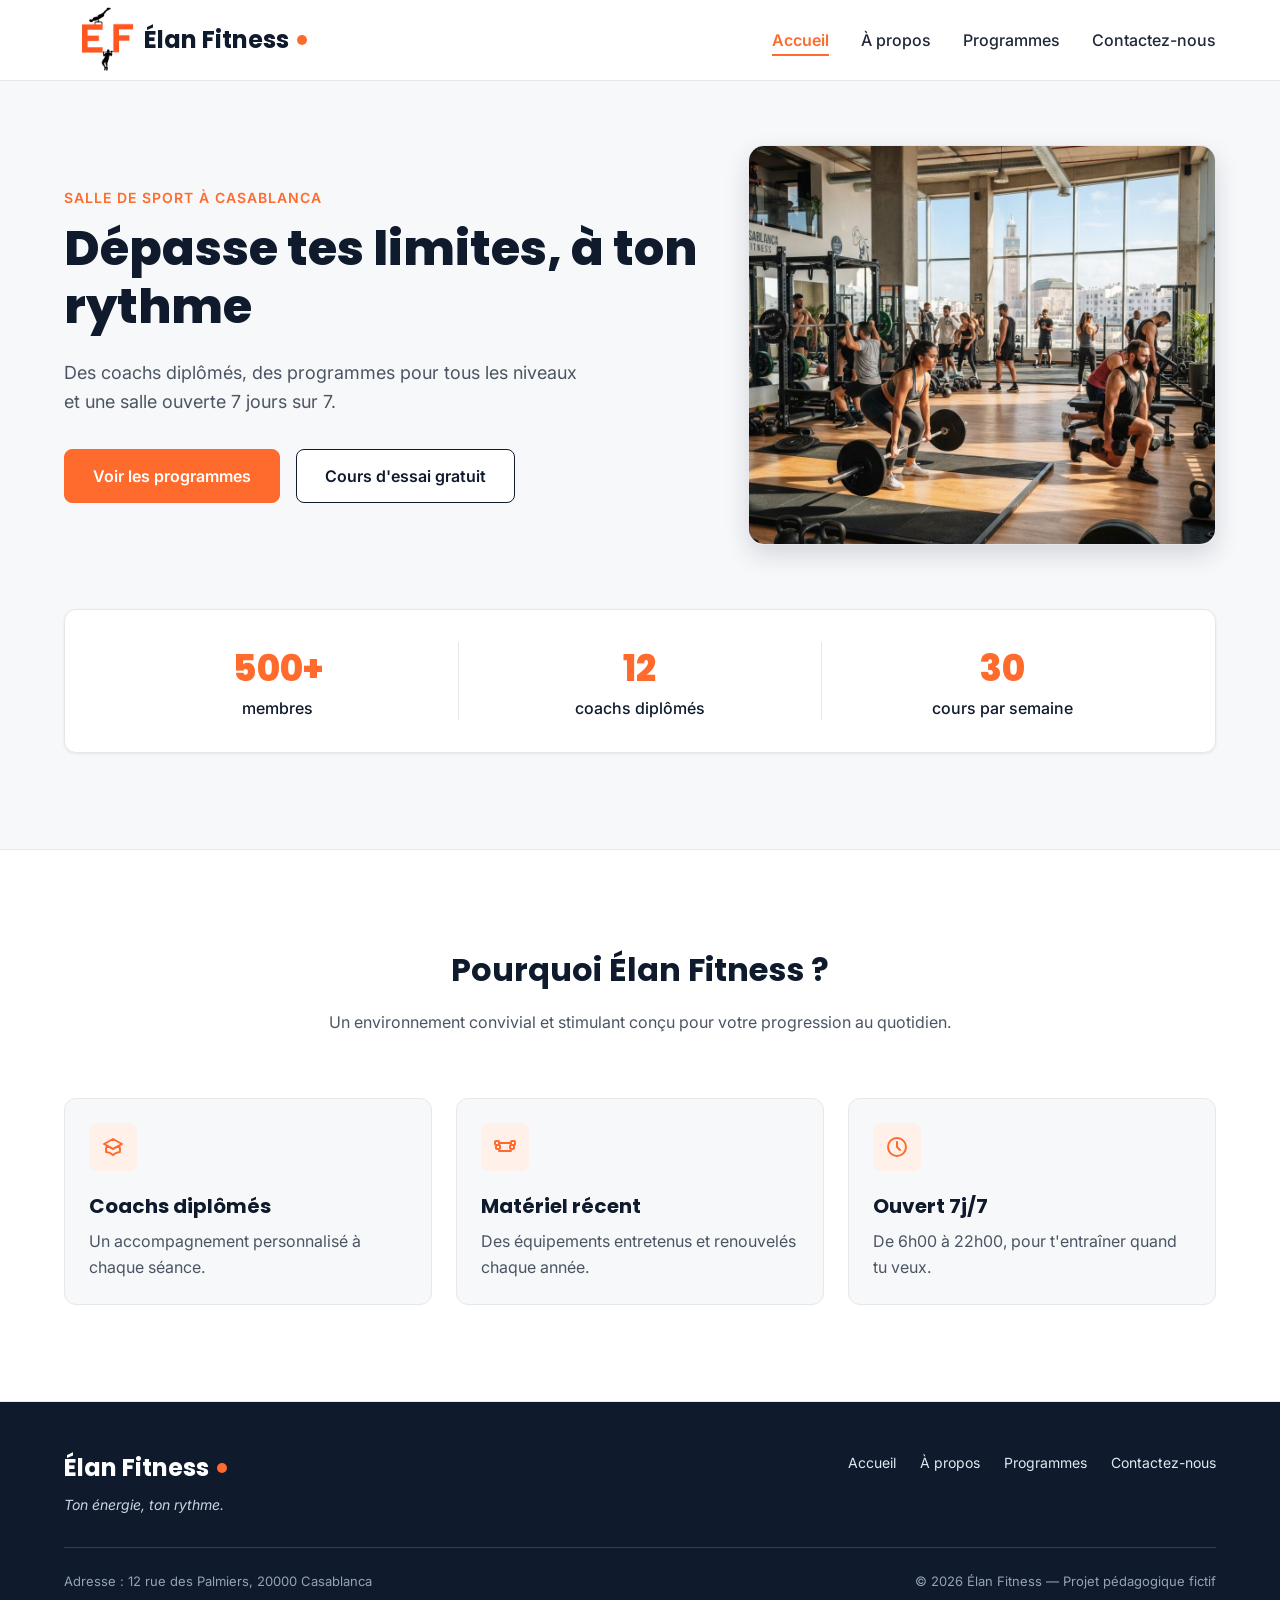
<file: index.html>
<!DOCTYPE html>
<html lang="fr">
<head>
  <meta charset="UTF-8">
  <meta name="viewport" content="width=device-width, initial-scale=1">
  <meta name="description" content="Élan Fitness, salle de sport à Casablanca : musculation, yoga, cardio et boxe fitness avec des coachs diplômés. Réservez votre cours d'essai gratuit.">
  <title >Élan Fitness | Salle de sport à Casablanca</title>
  

  <link rel="preconnect" href="https://fonts.googleapis.com">
  <link rel="preconnect" href="https://fonts.gstatic.com" crossorigin>
  <link href="https://fonts.googleapis.com/css2?family=Inter:wght@400;500;600&family=Poppins:wght@600;700;800&display=swap" rel="stylesheet">

  <link rel="stylesheet" href="style.css">
</head>

<body>

  <header class="en-tete">
    <div class="conteneur en-tete-contenu">
      <a href="#accueil" class="logo"><img src="img/logo.png" class="image">Élan Fitness</a>
      
      <nav aria-label="Navigation principale">
        <ul class="menu">
          <li><a href="#accueil" class="lien-actif">Accueil</a></li>
          <li><a href="Propos.html">À propos</a></li>
          <li><a href="Programmes.html">Programmes</a></li>
          <li><a href="countact.html">Contactez-nous</a></li>
        </ul>
      </nav>
    </div>
  </header>

  <main>

    <section id="accueil" class="hero">
      <div class="conteneur">

        <div class="hero-contenu">
          <div class="hero-texte">
            <p class="sur-titre">Salle de sport à Casablanca</p>
            <h1>Dépasse tes limites, à ton rythme</h1>
            <p class="hero-description">
              Des coachs diplômés, des programmes pour tous les niveaux et une salle ouverte 7 jours sur 7.
            </p>
            <div class="boutons">
              <a href="Programmes.html" class="bouton bouton-principal">Voir les programmes</a>
              <a href="#contact" class="bouton bouton-secondaire">Cours d'essai gratuit</a>
            </div>
          </div>

          <img class="hero-image" src="img/hero.jpg" alt="Des personnes s'entraînent dans une salle de sport lumineuse à Casablanca">
        </div>

        <div class="chiffres">
          <div class="chiffre">
            <p class="chiffre-nombre">500+</p>
            <p>membres</p>
          </div>
          <div class="chiffre">
            <p class="chiffre-nombre">12</p>
            <p>coachs diplômés</p>
          </div>
          <div class="chiffre">
            <p class="chiffre-nombre">30</p>
            <p>cours par semaine</p>
          </div>
        </div>

      </div>
    </section>

    <section class="section section-blanche">
      <div class="conteneur">

        <div class="section-titre">
          <h2>Pourquoi Élan Fitness ?</h2>
          <p>Un environnement convivial et stimulant conçu pour votre progression au quotidien.</p>
        </div>

        <div class="cartes">
          <article class="carte carte-avantage">
            <div class="icone"><img src="img/icone-coach.svg" alt=""></div>
            <h3>Coachs diplômés</h3>
            <p>Un accompagnement personnalisé à chaque séance.</p>
          </article>

          <article class="carte carte-avantage">
            <div class="icone"><img src="img/icone-materiel.svg" alt=""></div>
            <h3>Matériel récent</h3>
            <p>Des équipements entretenus et renouvelés chaque année.</p>
          </article>

          <article class="carte carte-avantage">
            <div class="icone"><img src="img/icone-horloge.svg" alt=""></div>
            <h3>Ouvert 7j/7</h3>
            <p>De 6h00 à 22h00, pour t'entraîner quand tu veux.</p>
          </article>
        </div>

      </div>
    </section>

    

   

  </main>

  <footer class="pied-de-page">
    <div class="conteneur">

      <div class="pied-haut">
        <div>
          <p class="logo logo-clair">Élan Fitness</p>
          <p class="slogan">Ton énergie, ton rythme.</p>
        </div>

        <nav aria-label="Navigation du pied de page">
          <ul class="menu menu-pied">
            <li><a href="index.html">Accueil</a></li>
            <li><a href="Propos.html">À propos</a></li>
            <li><a href="Programmes.html">Programmes</a></li>
            <li><a href="countact.html">Contactez-nous</a></li>

          </ul>
        </nav>
      </div>

      <div class="pied-bas">
        <p>Adresse : 12 rue des Palmiers, 20000 Casablanca</p>
        <p>&copy; 2026 Élan Fitness — Projet pédagogique fictif</p>
      </div>

    </div>
  </footer>

</body>
</html>
</file>
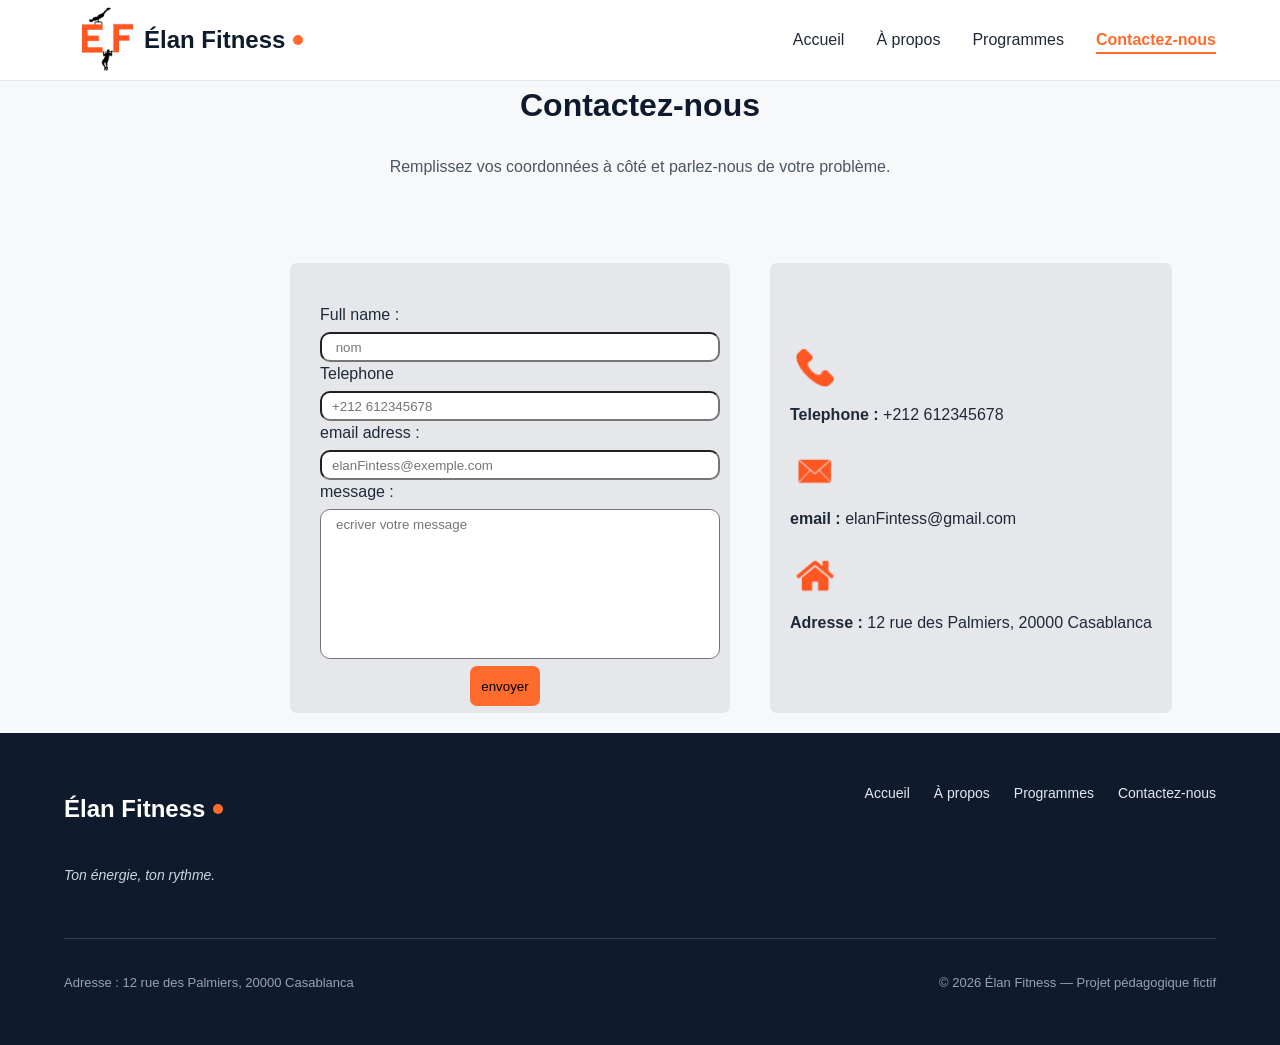
<file: countact.html>
<!DOCTYPE html>
<html>
    <head>
    <meta charset="UTF-8">
    <meta name="description" content="Elan fitness contact">
    <link rel="stylesheet" href="style.css">
    <link rel="stylesheet" href="contactStyle.css">
    </head>
    <body>
    <header class="en-tete">
    <div class="conteneur en-tete-contenu">
      <a href="index.html" class="logo"><img src="img/logo.png" class="image">Élan Fitness</a>

      <nav aria-label="Navigation principale">
        <ul class="menu">
          <li><a href="index.html" >Accueil</a></li>
          <li><a href="Propos.html">À propos</a></li>
          <li><a href="Programmes.html" >Programmes</a></li>
          <li><a href="countact.html" class="lien-actif">Contactez-nous</a></li>
        </ul>
      </nav>
    </div>
  </header>
  <div class="section-titre">
          <h2>Contactez-nous</h2>
          <p>Remplissez vos coordonnées à côté et parlez-nous de votre problème.</p>
         
        </div>

  <div class="all">
  <div class="leftSide">
    <form class="inputs">
       <label for="name" >Full name :   </label>
       <input type="text" class="name" name="name" placeholder=" nom" >
       <label for="tele" class="tele">Telephone</label>
       <input type="text" name="name" placeholder="+212 612345678">
       <label for="email">email adress :</label>
       <input type="email" class="name" name="email" placeholder="elanFintess@exemple.com">
       <label for="message">message :    </label><br>
       <textarea name="message" id="message" placeholder="ecriver votre message"></textarea>
       <button>envoyer</button>
    </form>
    </div>
    <div class="rightSide">
        <img src="img/call1.png" class="icones" id="icone1">
        <p id="para1"><b>Telephone :</b> +212 612345678</p>
        <img src="img/email1.png" class="icones" id="icone2">
        <p><b>email :</b>  elanFintess@gmail.com</p>
        <img src="img/home1.png" class="icones">
        <p><b>Adresse :</b> 12 rue des Palmiers, 20000 Casablanca</p>
        
    </div>
    </div>
       <footer class="pied-de-page">
    <div class="conteneur">

      <div class="pied-haut">
        <div>
          <p class="logo logo-clair">Élan Fitness</p>
          <p class="slogan">Ton énergie, ton rythme.</p>
        </div>

        <nav aria-label="Navigation du pied de page">
          <ul class="menu menu-pied">
            <li><a href="index.html">Accueil</a></li>
            <li><a href="Propos.html">À propos</a></li>
            <li><a href="Programmes.html">Programmes</a></li>
            <li><a href="countact.html">Contactez-nous</a></li>
          </ul>
        </nav>
      </div>

      <div class="pied-bas">
        <p>Adresse : 12 rue des Palmiers, 20000 Casablanca</p>
        <p>&copy; 2026 Élan Fitness — Projet pédagogique fictif</p>
      </div>

    </div>
  </footer>
    </body>
</html>
</file>
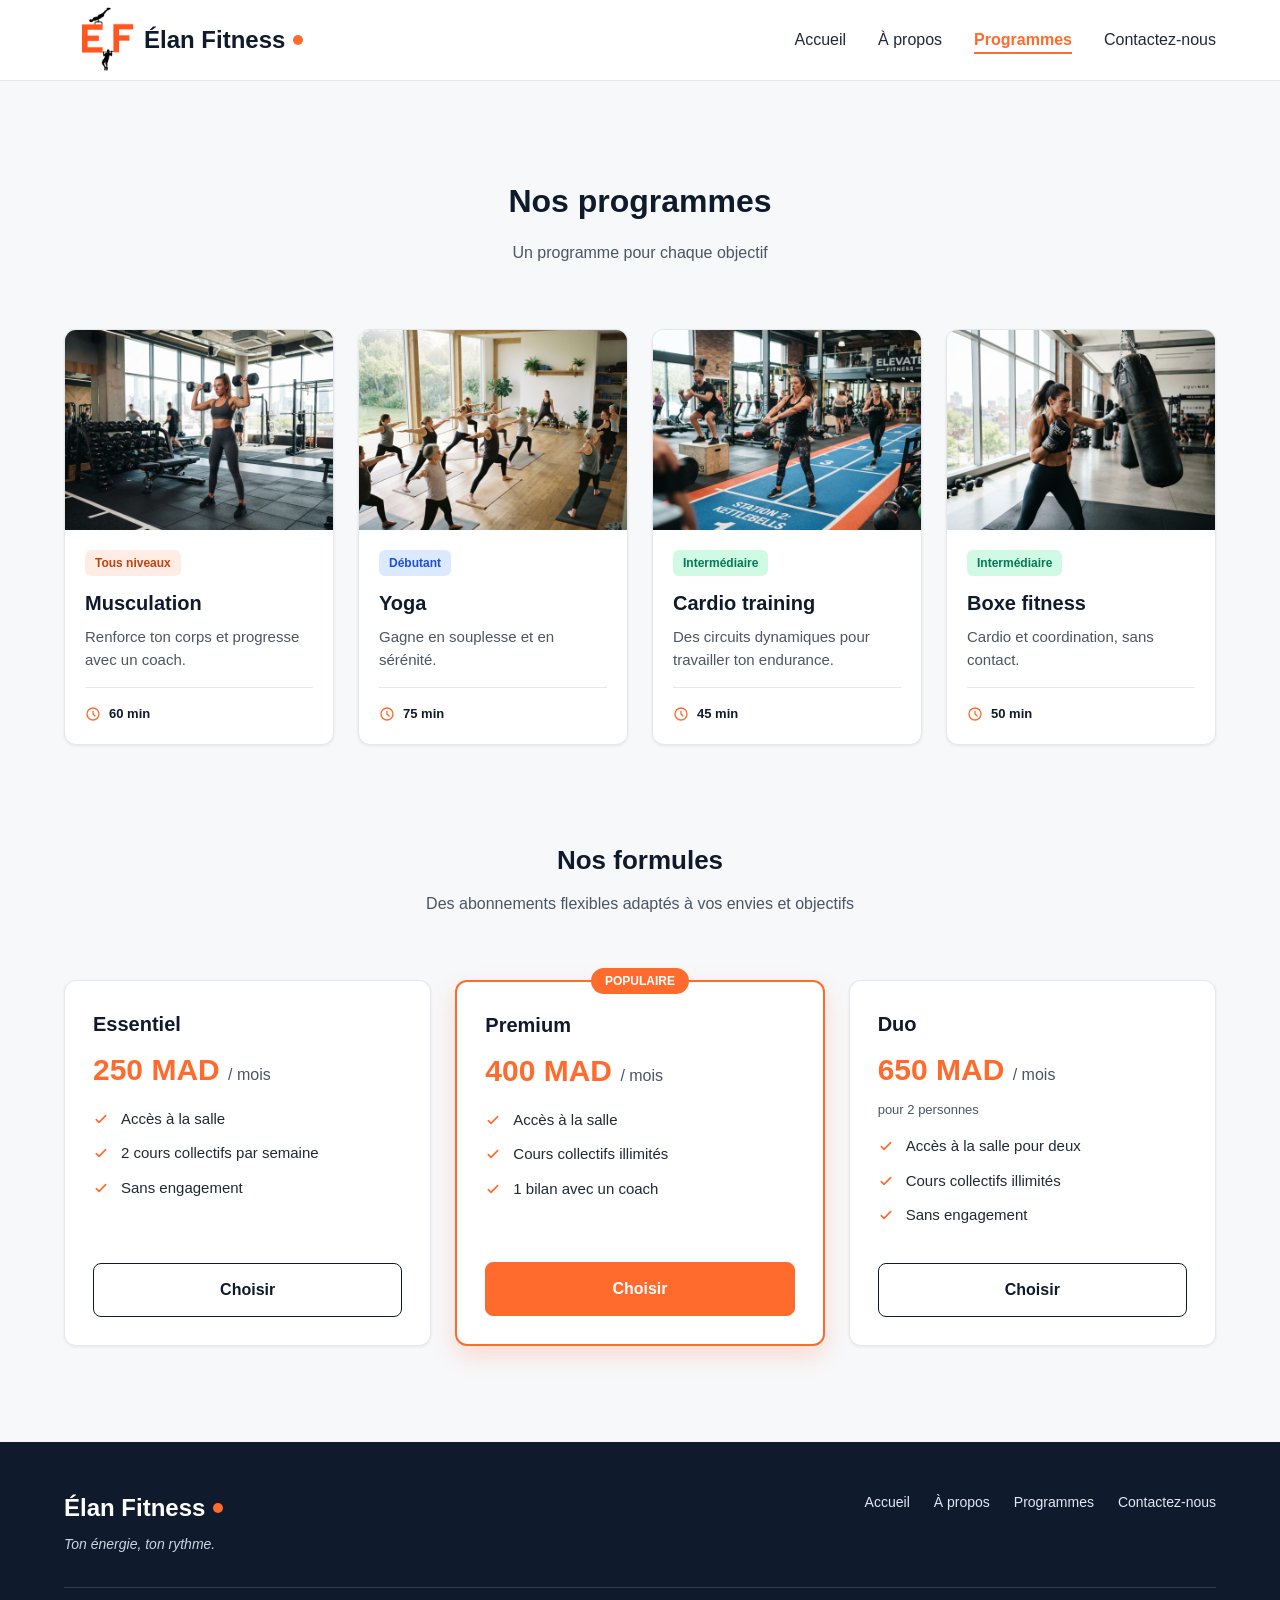
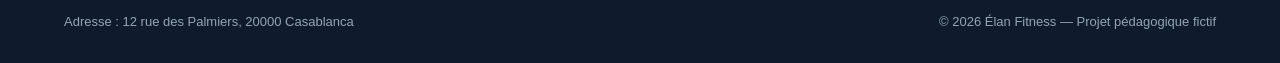
<file: Programmes.html>
<!DOCTYPE html>
<html>
    <head>
        <link rel="stylesheet" href="style.css">
    </head>
    <body>
          <header class="en-tete">
    <div class="conteneur en-tete-contenu">
      <a href="index.html" class="logo"><img src="img/logo.png" class="image">Élan Fitness</a>

      <nav aria-label="Navigation principale">
        <ul class="menu">
          <li><a href="index.html" >Accueil</a></li>
          <li><a href="Propos.html">À propos</a></li>
          <li><a href="Programmes.html" class="lien-actif">Programmes</a></li>
          <li><a href="countact.html">Contactez-nous</a></li>
        </ul>
      </nav>
    </div>
  </header>
        <section id="programmes" class="section">
      <div class="conteneur">

        <div class="section-titre">
          <h2>Nos programmes</h2>
          <p>Un programme pour chaque objectif</p>
        </div>

        <div class="cartes">

          <article class="carte carte-programme">
            <img src="img/musculation.jpg" alt="Une sportive soulève des haltères dans l'espace musculation">
            <div class="programme-corps">
              <span class="etiquette etiquette-orange">Tous niveaux</span>
              <h3>Musculation</h3>
              <p>Renforce ton corps et progresse avec un coach.</p>
              <p class="duree"><img src="img/icone-duree.svg" alt="">60 min</p>
            </div>
          </article>

          <article class="carte carte-programme">
            <img src="img/yoga.jpg" alt="Un groupe pratique le yoga sur des tapis dans une salle lumineuse">
            <div class="programme-corps">
              <span class="etiquette etiquette-bleue">Débutant</span>
              <h3>Yoga</h3>
              <p>Gagne en souplesse et en sérénité.</p>
              <p class="duree"><img src="img/icone-duree.svg" alt="">75 min</p>
            </div>
          </article>

          <article class="carte carte-programme">
            <img src="img/cardio.jpg" alt="Des sportifs suivent un circuit de cardio training avec des kettlebells">
            <div class="programme-corps">
              <span class="etiquette etiquette-verte">Intermédiaire</span>
              <h3>Cardio training</h3>
              <p>Des circuits dynamiques pour travailler ton endurance.</p>
              <p class="duree"><img src="img/icone-duree.svg" alt="">45 min</p>
            </div>
          </article>

          <article class="carte carte-programme">
            <img src="img/boxe.jpg" alt="Une sportive frappe un sac de frappe pendant un cours de boxe fitness">
            <div class="programme-corps">
              <span class="etiquette etiquette-verte">Intermédiaire</span>
              <h3>Boxe fitness</h3>
              <p>Cardio et coordination, sans contact.</p>
              <p class="duree"><img src="img/icone-duree.svg" alt="">50 min</p>
            </div>
          </article>

        </div>

        <div class="formules">

          <div class="section-titre">
            <h3>Nos formules</h3>
            <p>Des abonnements flexibles adaptés à vos envies et objectifs</p>
          </div>

          <div class="cartes">

            <article class="carte formule">
              <h4>Essentiel</h4>
              <p class="prix">250 MAD <span>/ mois</span></p>
              <ul class="formule-liste">
                <li>Accès à la salle</li>
                <li>2 cours collectifs par semaine</li>
                <li>Sans engagement</li>
              </ul>
              <a href="#contact" class="bouton bouton-secondaire">Choisir</a>
            </article>

            <article class="carte formule formule-populaire">
              <p class="badge-populaire">Populaire</p>
              <h4>Premium</h4>
              <p class="prix">400 MAD <span>/ mois</span></p>
              <ul class="formule-liste">
                <li>Accès à la salle</li>
                <li>Cours collectifs illimités</li>
                <li>1 bilan avec un coach</li>
              </ul>
              <a href="#contact" class="bouton bouton-principal">Choisir</a>
            </article>

            <article class="carte formule">
              <h4>Duo</h4>
              <p class="prix">650 MAD <span>/ mois</span></p>
              <p class="prix-note">pour 2 personnes</p>
              <ul class="formule-liste">
                <li>Accès à la salle pour deux</li>
                <li>Cours collectifs illimités</li>
                <li>Sans engagement</li>
              </ul>
              <a href="#contact" class="bouton bouton-secondaire">Choisir</a>
            </article>

          </div>
        </div>

      </div>
    </section> 
  <footer class="pied-de-page">
    <div class="conteneur">

      <div class="pied-haut">
        <div>
          <p class="logo logo-clair">Élan Fitness</p>
          <p class="slogan">Ton énergie, ton rythme.</p>
        </div>

        <nav aria-label="Navigation du pied de page">
          <ul class="menu menu-pied">
            <li><a href="index.html">Accueil</a></li>
            <li><a href="Propos.html">À propos</a></li>
            <li><a href="Programmes.html">Programmes</a></li>
            <li><a href="countact.html">Contactez-nous</a></li>
          </ul>
        </nav>
      </div>

      <div class="pied-bas">
        <p>Adresse : 12 rue des Palmiers, 20000 Casablanca</p>
        <p>&copy; 2026 Élan Fitness — Projet pédagogique fictif</p>
      </div>

    </div>
  </footer>

    </body>
</html>
</file>
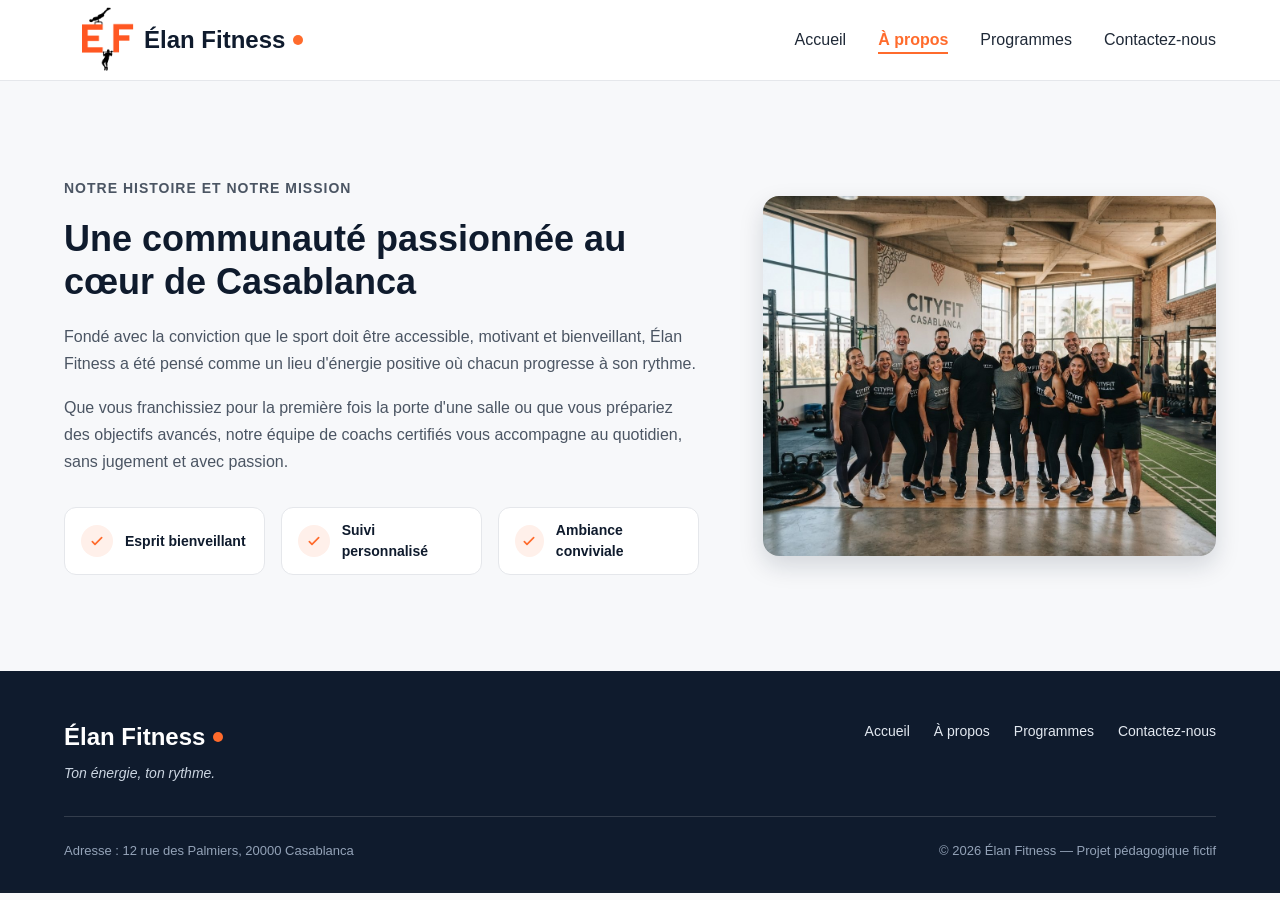
<file: Propos.html>
<!DOCTYPE html>
<html>
    <head>
          <link rel="stylesheet" href="style.css">
    </head>
    <body>
       <header class="en-tete">
    <div class="conteneur en-tete-contenu">
      <a href="index.html" class="logo"><img src="img/logo.png" class="image">Élan Fitness</a>

      <nav aria-label="Navigation principale">
        <ul class="menu">
          <li><a href="index.html" >Accueil</a></li>
          <li><a href="Propos.html" class="lien-actif">À propos</a></li>
          <li><a href="Programmes.html">Programmes</a></li>
          <li><a href="countact.html">Contactez-nous</a></li>        </ul>
      </nav>
    </div>
  </header>

            <section id="a-propos" class="section">
      <div class="conteneur apropos-contenu">

        <div class="apropos-texte">
          <p class="sur-titre">Notre histoire et notre mission</p>
          <h2>Une communauté passionnée au cœur de Casablanca</h2>
          <p>
            Fondé avec la conviction que le sport doit être accessible, motivant et bienveillant,
            Élan Fitness a été pensé comme un lieu d'énergie positive où chacun progresse à son rythme.
          </p>
          <p>
            Que vous franchissiez pour la première fois la porte d'une salle ou que vous prépariez des
            objectifs avancés, notre équipe de coachs certifiés vous accompagne au quotidien, sans
            jugement et avec passion.
          </p>

          <ul class="valeurs">
            <li class="valeur">
              <div class="icone icone-petite"><img src="img/icone-check.svg" alt=""></div>
              <span>Esprit bienveillant</span>
            </li>
            <li class="valeur">
              <div class="icone icone-petite"><img src="img/icone-check.svg" alt=""></div>
              <span>Suivi personnalisé</span>
            </li>
            <li class="valeur">
              <div class="icone icone-petite"><img src="img/icone-check.svg" alt=""></div>
              <span>Ambiance conviviale</span>
            </li>
          </ul>
        </div>

        <img class="apropos-image" src="img/equipe.jpg" alt="L'équipe de coachs d'Élan Fitness réunie dans la salle">

      </div>
    </section>
  <footer class="pied-de-page">
    <div class="conteneur">

      <div class="pied-haut">
        <div>
          <p class="logo logo-clair">Élan Fitness</p>
          <p class="slogan">Ton énergie, ton rythme.</p>
        </div>

        <nav aria-label="Navigation du pied de page">
          <ul class="menu menu-pied">
            <li><a href="index.html">Accueil</a></li>
            <li><a href="Propos.html">À propos</a></li>
            <li><a href="Programmes.html">Programmes</a></li>
            <li><a href="countact.html">Contactez-nous</a></li>

          </ul>
        </nav>
      </div>

      <div class="pied-bas">
        <p>Adresse : 12 rue des Palmiers, 20000 Casablanca</p>
        <p>&copy; 2026 Élan Fitness — Projet pédagogique fictif</p>
      </div>

    </div>
  </footer>

    </body>
</html>
</file>
<file: style.css>
* {
  box-sizing: border-box;
  margin: 0;
  padding: 0;
}

html {
  scroll-behavior: smooth;
}

body {
  font-family: 'Inter', Arial, sans-serif;
  font-size: 16px;
  line-height: 1.5;
  color: #1F2937;
  background-color: #F7F8FA;
}

h1, h2, h3, h4 {
  font-family: 'Poppins', Arial, sans-serif;
  color: #0F1B2D;
}

a {
  color: inherit;
  text-decoration: none;
}

ul {
  list-style: none;
}

img {
  display: block;
  max-width: 100%;
}

a:focus-visible,
button:focus-visible {
  outline: 3px solid #FF6B2C;
  outline-offset: 2px;
}

.conteneur {
  width: 100%;
  max-width: 1200px;
  margin: 0 auto;
  padding: 0 24px;
}

.section {
  padding: 96px 0;
}

.section-blanche {
  background-color: #FFFFFF;
  border-top: 1px solid #E5E7EB;
  border-bottom: 1px solid #E5E7EB;
}

.section-titre {
  max-width: 640px;
  margin: 0 auto 64px;
  text-align: center;
}

.section-titre h2 {
  font-size: 32px;
  margin-bottom: 16px;
}

.section-titre h3 {
  font-size: 26px;
  margin-bottom: 12px;
}

.section-titre p {
  color: #4B5563;
}

.sur-titre {
  font-size: 14px;
  font-weight: 600;
  color: #FF6B2C;
  text-transform: uppercase;
  letter-spacing: 1px;
  margin-bottom: 12px;
}

.bouton {
  display: inline-block;
  padding: 14px 28px;
  border-radius: 8px;
  font-size: 16px;
  font-weight: 600;
  text-align: center;
  cursor: pointer;
}

.bouton-principal {
  background-color: #FF6B2C;
  border: 1px solid #FF6B2C;
  color: #FFFFFF;
}

.bouton-principal:hover {
  background-color: #F05817;
}
.image{
  height: 80px;
  width: 80px;
}
.bouton-secondaire {
  background-color: #FFFFFF;
  border: 1px solid #0F1B2D;
  color: #0F1B2D;
}

.bouton-secondaire:hover {
  background-color: #F3F4F6;
}

.cartes {
  display: flex;
  gap: 24px;
}

.carte {
  flex: 1;
  background-color: #FFFFFF;
  border: 1px solid #E5E7EB;
  border-radius: 12px;
  box-shadow: 0 1px 3px rgba(15, 27, 45, 0.08);
}

.icone {
  width: 48px;
  height: 48px;
  background-color: #FFF0EA;
  border-radius: 8px;
  display: flex;
  align-items: center;
  justify-content: center;
}

.icone img {
  width: 24px;
  height: 24px;
}

.icone-petite {
  width: 32px;
  height: 32px;
  border-radius: 50%;
}

.icone-petite img {
  width: 16px;
  height: 16px;
}

.en-tete {
  position: sticky;
  top: 0;
  z-index: 10;
  background-color: #FFFFFF;
  border-bottom: 1px solid #E5E7EB;
}

.en-tete-contenu {
  height: 80px;
  display: flex;
  align-items: center;
  justify-content: space-between;
}

.logo {
  display: flex;
  align-items: center;
  font-family: 'Poppins', Arial, sans-serif;
  font-size: 24px;
  font-weight: 700;
  color: #0F1B2D;
}

.logo::after {
  content: "";
  width: 10px;
  height: 10px;
  margin-left: 8px;
  background-color: #FF6B2C;
  border-radius: 50%;
}

.menu {
  display: flex;
  gap: 32px;
}

.menu a {
  font-weight: 500;
  padding-bottom: 4px;
  border-bottom: 2px solid transparent;
}

.menu a:hover {
  color: #FF6B2C;
}

.menu .lien-actif {
  color: #FF6B2C;
  font-weight: 600;
  border-bottom-color: #FF6B2C;
}

.hero {
  padding: 64px 0 96px;
}

.hero-contenu {
  display: flex;
  align-items: center;
  gap: 32px;
}

.hero-texte {
  flex: 7;
}

.hero-texte h1 {
  font-size: 48px;
  font-weight: 800;
  line-height: 1.2;
  margin-bottom: 24px;
}

.hero-description {
  max-width: 520px;
  font-size: 18px;
  line-height: 1.6;
  color: #4B5563;
  margin-bottom: 32px;
}

.boutons {
  display: flex;
  flex-wrap: wrap;
  gap: 16px;
}

.hero-image {
  flex: 5;
  min-width: 0;
  height: 400px;
  object-fit: cover;
  border-radius: 16px;
  border: 1px solid #E5E7EB;
  box-shadow: 0 10px 25px rgba(15, 27, 45, 0.15);
}

.chiffres {
  display: flex;
  margin-top: 64px;
  padding: 32px;
  background-color: #FFFFFF;
  border: 1px solid #E5E7EB;
  border-radius: 12px;
  box-shadow: 0 1px 3px rgba(15, 27, 45, 0.08);
}

.chiffre {
  flex: 1;
  text-align: center;
  font-weight: 500;
  color: #0F1B2D;
}

.chiffre + .chiffre {
  border-left: 1px solid #E5E7EB;
}

.chiffre-nombre {
  font-family: 'Poppins', Arial, sans-serif;
  font-size: 36px;
  font-weight: 800;
  color: #FF6B2C;
}

.carte-avantage {
  padding: 24px;
  background-color: #F7F8FA;
  box-shadow: none;
}

.carte-avantage .icone {
  margin-bottom: 20px;
}

.carte-avantage h3 {
  font-size: 20px;
  margin-bottom: 8px;
}

.carte-avantage p {
  color: #4B5563;
  line-height: 1.6;
}

.apropos-contenu {
  display: flex;
  align-items: center;
  gap: 64px;
}

.apropos-texte {
  flex: 7;
}

.apropos-texte h2 {
  font-size: 36px;
  line-height: 1.2;
  margin-bottom: 20px;
}

.apropos-texte p {
  color: #4B5563;
  line-height: 1.7;
  margin-bottom: 16px;
}

.valeurs {
  display: flex;
  gap: 16px;
  margin-top: 32px;
}

.valeur {
  flex: 1;
  display: flex;
  align-items: center;
  gap: 12px;
  padding: 12px 16px;
  background-color: #FFFFFF;
  border: 1px solid #E5E7EB;
  border-radius: 12px;
  font-family: 'Poppins', Arial, sans-serif;
  font-size: 14px;
  font-weight: 600;
  color: #0F1B2D;
}

.apropos-image {
  flex: 5;
  min-width: 0;
  height: 360px;
  object-fit: cover;
  border-radius: 16px;
  box-shadow: 0 10px 25px rgba(15, 27, 45, 0.15);
}

.carte-programme {
  display: flex;
  flex-direction: column;
  overflow: hidden;
}

.carte-programme > img {
  width: 100%;
  height: 200px;
  object-fit: cover;
}

.programme-corps {
  flex: 1;
  display: flex;
  flex-direction: column;
  padding: 20px;
}

.programme-corps h3 {
  font-size: 20px;
  margin-bottom: 8px;
}

.programme-corps p {
  font-size: 15px;
  color: #4B5563;
}

.etiquette {
  align-self: flex-start;
  padding: 4px 10px;
  margin-bottom: 12px;
  border-radius: 6px;
  font-size: 12px;
  font-weight: 600;
}

.etiquette-orange {
  background-color: #FFEDE5;
  color: #C2410C;
}

.etiquette-bleue {
  background-color: #DBEAFE;
  color: #1D4ED8;
}

.etiquette-verte {
  background-color: #D1FAE5;
  color: #047857;
}

.programme-corps .duree {
  display: flex;
  align-items: center;
  gap: 8px;
  margin-top: auto;
  padding-top: 16px;
  border-top: 1px solid #E5E7EB;
  font-size: 13px;
  font-weight: 600;
  color: #0F1B2D;
}

.programme-corps h3 + p {
  margin-bottom: 16px;
}

.duree img {
  width: 16px;
  height: 16px;
}

.formules {
  margin-top: 96px;
}

.formule {
  position: relative;
  display: flex;
  flex-direction: column;
  padding: 28px;
}

.formule h4 {
  font-size: 20px;
}

.prix {
  margin: 8px 0 16px;
  font-family: 'Poppins', Arial, sans-serif;
  font-size: 30px;
  font-weight: 800;
  color: #FF6B2C;
}

.prix span {
  font-family: 'Inter', Arial, sans-serif;
  font-size: 16px;
  font-weight: 500;
  color: #4B5563;
}

.prix-note {
  margin: -8px 0 16px;
  font-size: 13px;
  color: #4B5563;
}

.formule-liste {
  flex: 1;
  margin-bottom: 24px;
}

.formule-liste li {
  padding-left: 28px;
  margin-bottom: 12px;
  font-size: 15px;
  background-image: url('img/icone-check.svg');
  background-repeat: no-repeat;
  background-position: left center;
  background-size: 16px;
}

.formule .bouton {
  display: block;
}

.formule-populaire {
  border: 2px solid #FF6B2C;
  box-shadow: 0 10px 25px rgba(255, 107, 44, 0.2);
}

.badge-populaire {
  position: absolute;
  top: -14px;
  left: 50%;
  transform: translateX(-50%);
  padding: 4px 14px;
  background-color: #FF6B2C;
  border-radius: 999px;
  font-size: 12px;
  font-weight: 700;
  text-transform: uppercase;
  color: #FFFFFF;
}

.pied-de-page {
  padding: 48px 0 32px;
  background-color: #0F1B2D;
  color: #FFFFFF;
}

.pied-haut {
  display: flex;
  justify-content: space-between;
  align-items: flex-start;
  padding-bottom: 32px;
  border-bottom: 1px solid rgba(255, 255, 255, 0.15);
}

.logo-clair {
  color: #FFFFFF;
}

.slogan {
  margin-top: 8px;
  font-size: 14px;
  font-style: italic;
  color: #CBD5E1;
}

.menu-pied {
  gap: 24px;
}

.menu-pied a {
  font-size: 14px;
  font-weight: 400;
  color: #E2E8F0;
}

.pied-bas {
  display: flex;
  justify-content: space-between;
  margin-top: 24px;
  font-size: 13px;
  color: #94A3B8;
}
</file>
<file: contactStyle.css>
* {
  box-sizing: border-box;
  margin: 0;
  padding: 0;
  font-family:  'Poppins', Arial, sans-serif;
}
.all{
    display: flex;
    align-items: center;
}
.leftSide{
    display: block;
    flex-direction: column;
    background-color: #E5E7EB;
    height: 450px;
    padding: 40px 10px 10px 30px;
    border-radius: 7px;
    flex-basis: 30%;
    margin: 0px 0px 20px 290px;
}
.rightSide{
    background-color: #E5E7EB;
    border-radius: 7px;
    padding: 20px; 
    height: 450px; 
    margin: 0px 0px 20px 40px;
    
}

input,textarea{
    
    margin-top: 5px;
    border-radius: 10px;
    height: 30px;
    width: 400px;
    padding-left: 10px;
}
input:placeholder{
    font-family: 'Inter', Arial, sans-serif;
    padding-left: 10px;
}
textarea::placeholder{
    font-family: 'Inter', Arial, sans-serif;
    padding: 7px 0px 0px 5px;

}

    
button{
    border: solid #FF6B2C;
    background-color:  #FF6B2C;
    border-radius: 7px;
    height: 40px;
    width: 70px;
    margin: 0px 0px 10px 150px;
    box-shadow: 50px;
    
}
textarea{
    resize: none;
    height: 150px;
    padding-left: 10px;
}
p{
    padding: 10px 0px 20px;
    align-items: center;
}

input{
    border: 0px 0px 1px 0px;
   
}
.icones{
    height: 50px;
    
}
#icone1{
    margin-top: 60px;
}
button:hover{
    background-color: #E5E7EB;
}
</file>
